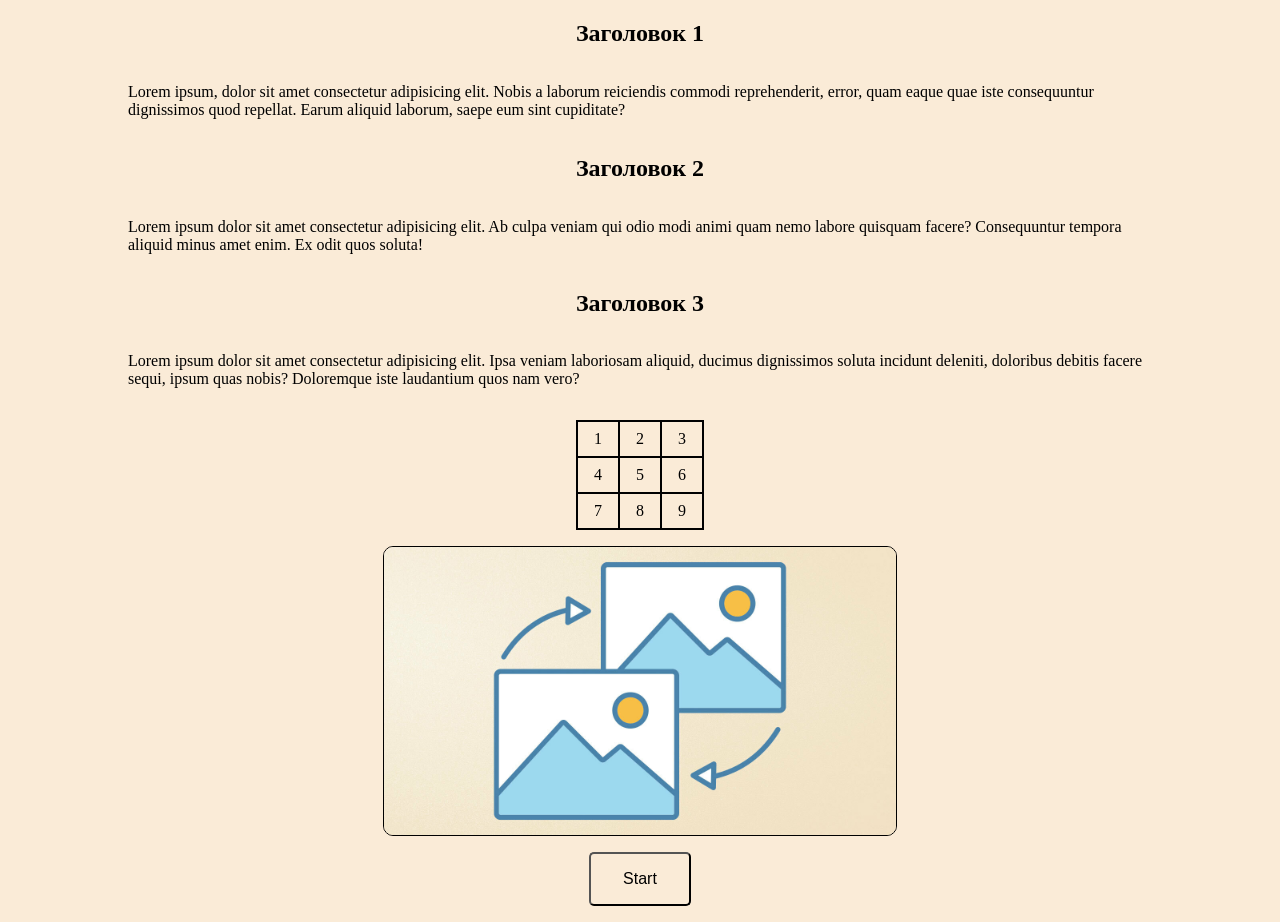
<file: LR2/index.html>
<!DOCTYPE html>
<html lang="en">
  <head>
    <meta charset="UTF-8" />
    <meta name="viewport" content="width=device-width, initial-scale=1.0" />
    <title>ЛР2</title>
    <link rel="stylesheet" href="./style.css" />
  </head>
  <body>
    <div class="content_wrap">
      <h2 id="0">Заголовок 1</h2>
      <p id="6">
        Lorem ipsum, dolor sit amet consectetur adipisicing elit. Nobis a
        laborum reiciendis commodi reprehenderit, error, quam eaque quae iste
        consequuntur dignissimos quod repellat. Earum aliquid laborum, saepe eum
        sint cupiditate?
      </p>
      <h2 id="1">Заголовок 2</h2>
      <p id="7">
        Lorem ipsum dolor sit amet consectetur adipisicing elit. Ab culpa veniam
        qui odio modi animi quam nemo labore quisquam facere? Consequuntur
        tempora aliquid minus amet enim. Ex odit quos soluta!
      </p>
      <h2 id="2">Заголовок 3</h2>
      <p id="8">
        Lorem ipsum dolor sit amet consectetur adipisicing elit. Ipsa veniam
        laboriosam aliquid, ducimus dignissimos soluta incidunt deleniti,
        doloribus debitis facere sequi, ipsum quas nobis? Doloremque iste
        laudantium quos nam vero?
      </p>
      <table>
        <tbody>
          <tr>
            <td>1</td>
            <td>2</td>
            <td>3</td>
          </tr>
          <tr>
            <td>4</td>
            <td>5</td>
            <td>6</td>
          </tr>
          <tr>
            <td>7</td>
            <td>8</td>
            <td>9</td>
          </tr>
        </tbody>
      </table>
      <img src="./img/1.jpeg" class="img" alt="" />
      <button id="change_btn">Start</button>
    </div>

    <script src="./script.js"></script>
  </body>
</html>
</file>
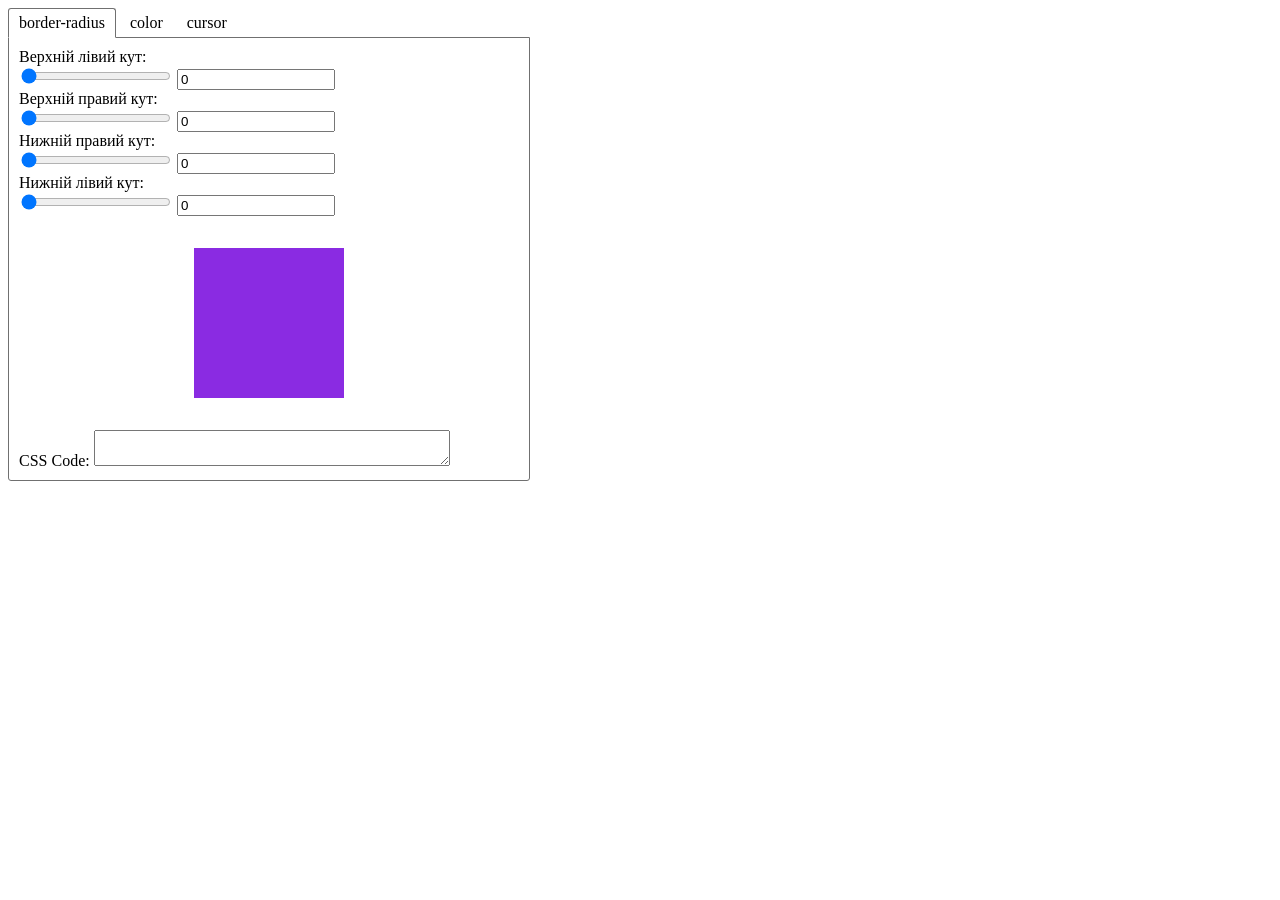
<file: LR3/index.html>
<!DOCTYPE html>
<html lang="en">
<head>
    <meta charset="UTF-8">
    <meta name="viewport" content="width=device-width, initial-scale=1.0">
    <title>CSS Generator</title>
    <link rel="stylesheet" href="./style.css">
</head>
<body>
    <div id="tabs">
        <div class="tab whiteborder">border-radius</div>
        <div class="tab">color</div>
        <div class="tab">cursor</div>
        <div class="tabContent">
            <div>
                <div>Верхній лівий кут:</div>
                <input type="range" id="rtl" min="0" max="100" value="0" oninput="generate()">
                <input id="ttl" type="number" value="0" oninput="change()">
            </div>
            <div>
                <div>Верхній правий кут:</div>
                <input type="range" id="rtr" min="0" max="100" value="0" oninput="generate()">
                <input id="ttr" type="number" value="0" oninput="change()">
            </div>
            <div>
                <div>Нижній правий кут:</div>
                <input type="range" id="rbr" min="0" max="100" value="0" oninput="generate()">
                <input id="tbr" type="number" value="0" oninput="change()">
            </div>
            <div>
                <div>Нижній лівий кут:</div>
                <input type="range" id="rbl" min="0" max="100" value="0" oninput="generate()">
                <input id="tbl" type="number" value="0" oninput="change()">
            </div>
            <div id="block"></div>
            <div>CSS Code:
                <textarea type="text" id="code" readonly></textarea>
            </div>
        </div>
        <div class="tabContent">
            <div>
                <div>Червоний</div>
                <input type="range" id="rRed" min="0" max="255" value="0" oninput="changeColor1()">
                <input id="tRed" type="number" value="0" oninput="changeColor2()">
            </div>
            <div>
                <div>Зелений</div>
                <input type="range" id="rGreen" min="0" max="255" value="0" oninput="changeColor1()">
                <input id="tGreen" type="number" value="0" oninput="changeColor2()">
            </div>
            <div>
                <div>Синій</div>
                <input type="range" id="rBlue" min="0" max="255" value="0" oninput="changeColor1()">
                <input id="tBlue" type="number" value="0" oninput="changeColor2()">
            </div>
            <div>
                <div>Прозорість</div>
                <input type="range" id="rOpacity" min="0" max="10" value="0" oninput="changeColor1()">
                <input id="tOpacity" type="number" value="0" oninput="changeColor2()">
            </div>
            <div>
                Колір тексту
                <input type="color" id="txtColor" oninput="changeColor1()">
            </div>
            <div id="block1">Lorem ipsum dolor sit amet consectetur adipisicing elit. At temporibus eos tempore nulla, inventore atque odit quo commodi, facilis, exercitationem aspernatur debitis sapiente illo dicta itaque autem ipsum vitae beatae?</div>
            <div>CSS Code:
                <textarea type="text" id="code1" readonly></textarea>
            </div>
        </div>
        <div class="tabContent">
            <div>Курсор
                <select name="" id="cursorType" onchange="changeCursor()">
                    <option value="auto" selected>auto</option>
                    <option value="pointer">pointer</option>
                    <option value="crosshair">crosshair</option>
                    <option value="zoom-in">zoom-in</option>
                    <option value="zoom-out">zoom-out</option>
                    <option value="none">none</option>
                </select>
            </div>
            <div id="block2"></div>
            <div>CSS Code:
                <textarea type="text" id="code2" readonly></textarea>
            </div>
        </div>
    </div>

    <script src="./script.js"></script>
</body>
</html>
</file>
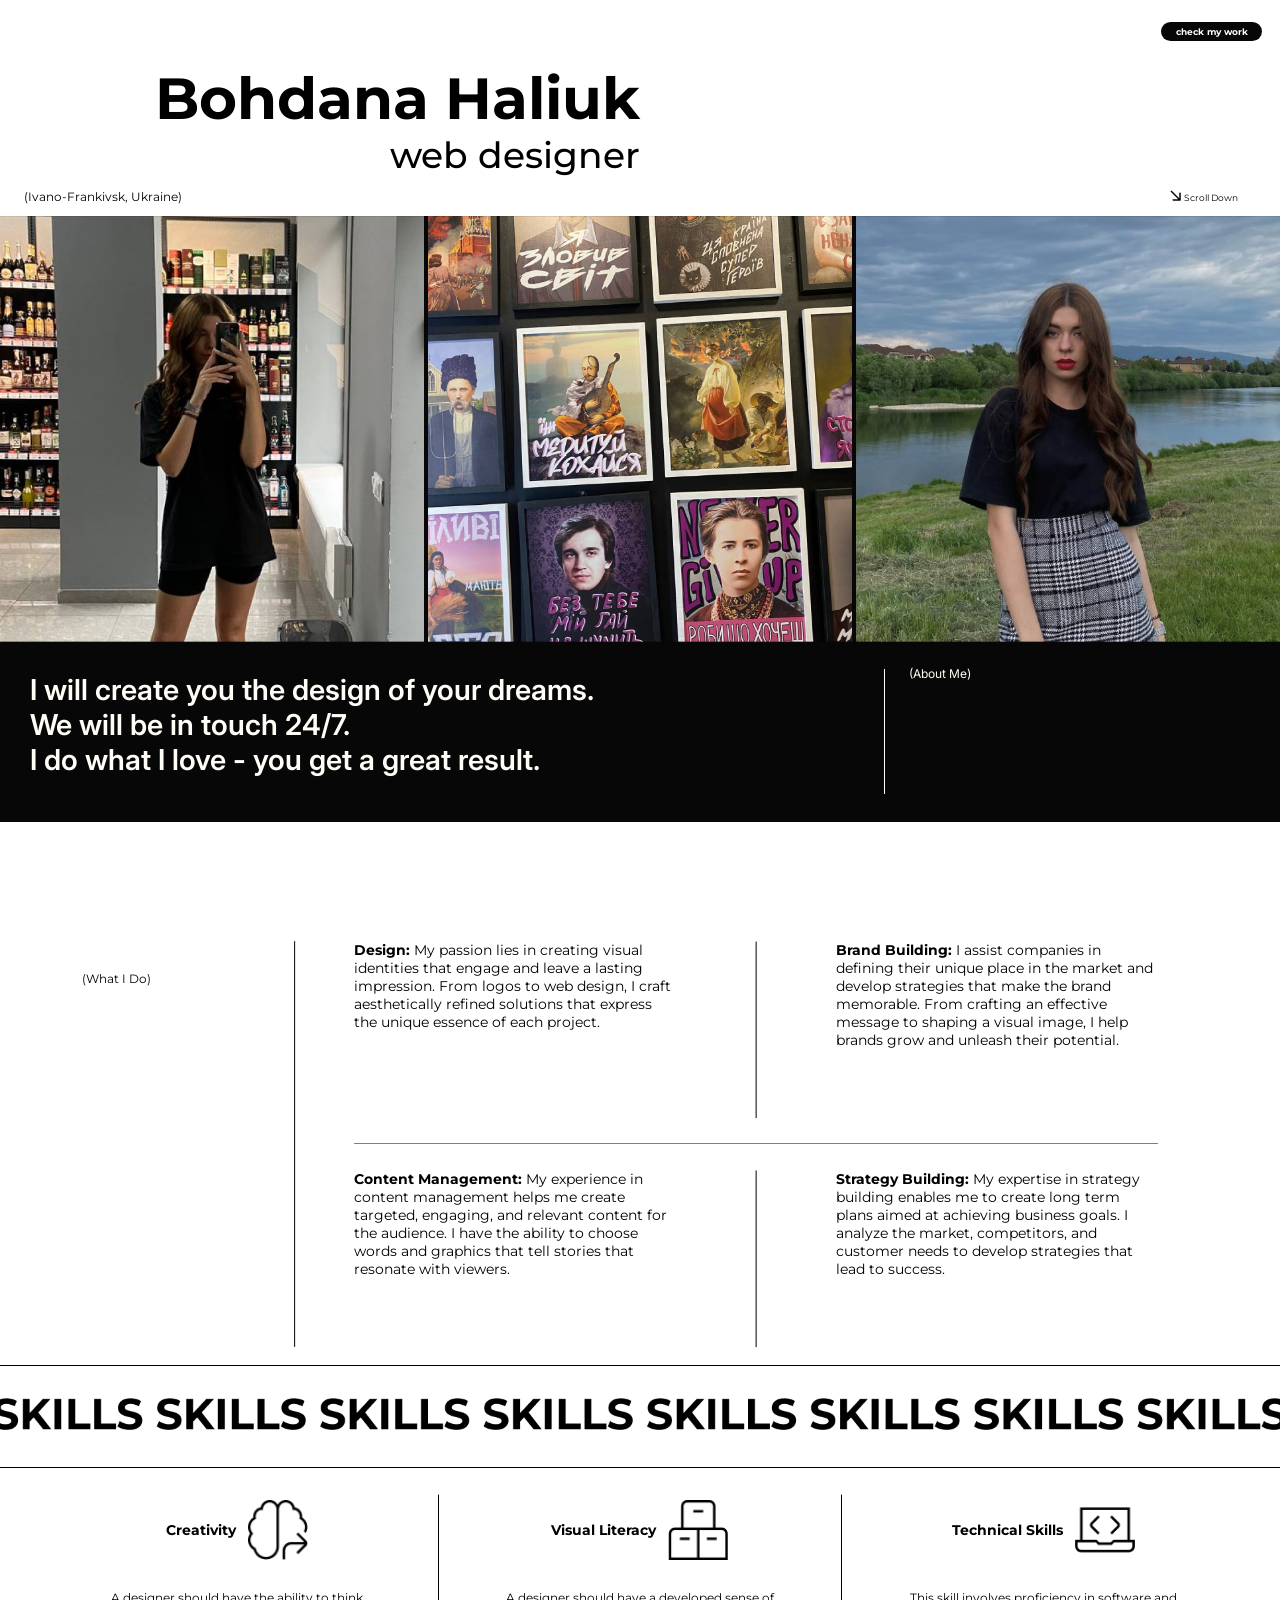
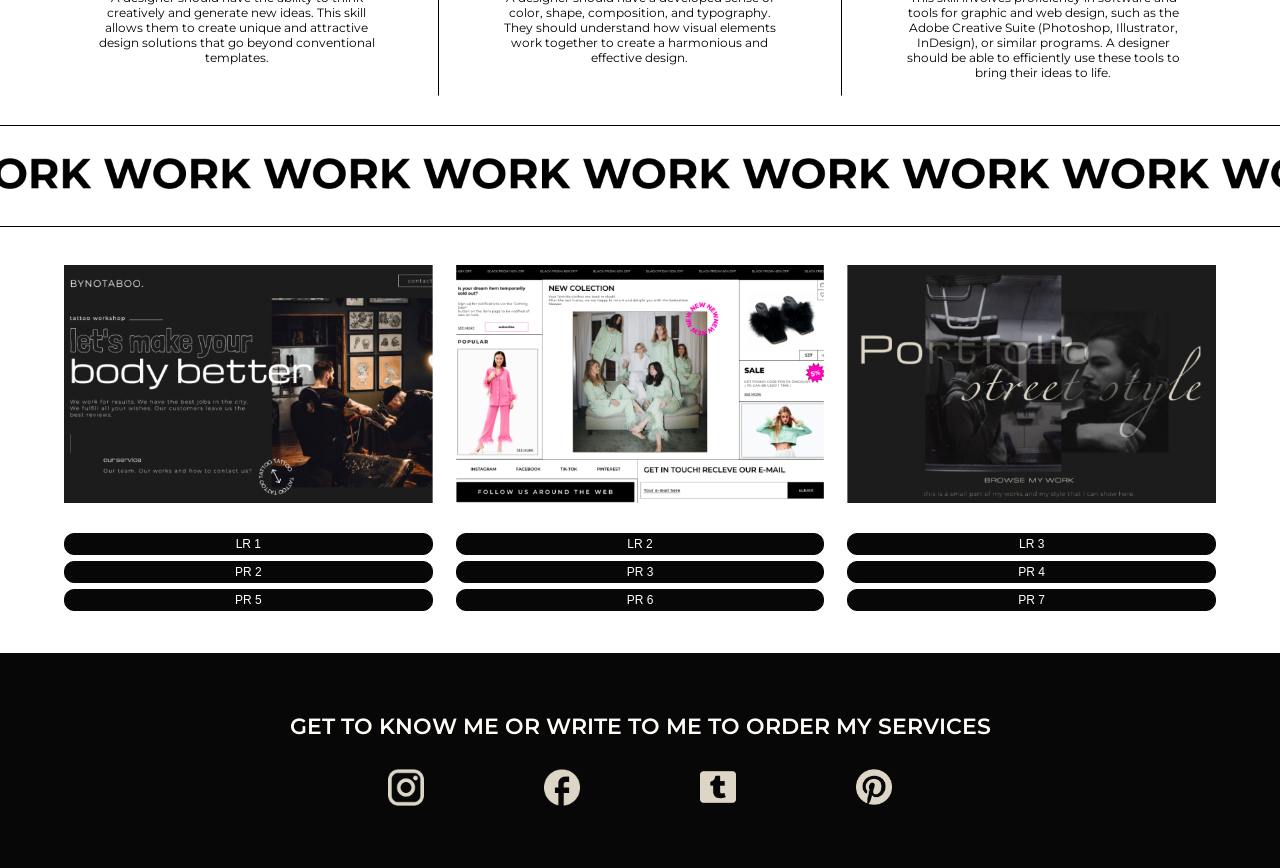
<file: portfolioB/index.html>
<!DOCTYPE html>
<html lang="en">
  <head>
    <meta charset="UTF-8" />
    <meta name="viewport" content="width=device-width, initial-scale=1.0" />
    <title>Document</title>
    <link
      href="https://fonts.googleapis.com/css2?family=Inter:wght@400;600&family=Montserrat:wght@400;500;600;700&display=swap"
      rel="stylesheet"
    />
    <link rel="stylesheet" href="./style.css" />
  </head>
  <body>
    <header>
      <a href="#work" class="check_btn">check my work</a>
    </header>
    <main>
      <section class="first_page">
        <div>
          <div class="title">Bohdana Haliuk</div>
          <div class="subtitle">web designer</div>
          <div class="bottom_row">
            <div class="location">(Ivano-Frankivsk, Ukraine)</div>
            <a href="#sp" class="scroll_btn">Scroll Down</a>
          </div>
        </div>
        <div class="photo_container">
          <img src="./img/Rectangle 1.png" alt="photo1">
          <img src="./img/Rectangle 2.png" alt="photo2">
          <img src="./img/Rectangle 3.png" alt="photo3">
        </div>
        <div class="about_me">
          <div class="about_me_text">
            I will create you the design of your dreams. <br />We will be in
            touch 24/7. <br />
            I do what I love - you get a great result.
          </div>
          <img src="./img/Line 1.png" class="v_line" alt="" />
          <div class="about_me_title">(About Me)</div>
        </div>
      </section>
      <section class="second_page" id="sp">
        <img src="./img/Line 7.png" class="line7" id="mobile_line" alt="" />
        <div class="container_pg2">
          <div class="what_i_do">(What I Do)</div>
          <img src="./img/Line 3.png" alt="" />
          <div class="wid_text_box">
            <div class="wid_tb_row_1">
              <div class="row_text">
                <span>Design:</span> My passion lies in creating visual
                identities that engage and leave a lasting impression. From
                logos to web design, I craft aesthetically refined solutions
                that express the unique essence of each project.
              </div>
              <img src="./img/Line 5.png" alt="" />
              <div class="row_text">
                <span>Brand Building:</span> I assist companies in defining
                their unique place in the market and develop strategies that
                make the brand memorable. From crafting an effective message to
                shaping a visual image, I help brands grow and unleash their
                potential.
              </div>
            </div>
            <img src="./img/Line 4.png" class="line4" alt="" />
            <div class="wid_tb_row_2">
              <div class="row_text">
                <span>Content Management:</span> My experience in content
                management helps me create targeted, engaging, and relevant
                content for the audience. I have the ability to choose words and
                graphics that tell stories that resonate with viewers.
              </div>
              <img src="./img/Line 5.png" alt="" />
              <div class="row_text">
                <span>Strategy Building:</span> My expertise in strategy
                building enables me to create long term plans aimed at achieving
                business goals. I analyze the market, competitors, and customer
                needs to develop strategies that lead to success.
              </div>
            </div>
          </div>
        </div>
        <img src="./img/Line 7.png" class="line7" alt="" />
      </section>
      <section class="third_page">
        <img src="./img/skills.png" alt="" class="word_line">
        <img src="./img/Line 7.png" class="line7" alt="" />
        <div class="container_pg3">
          <div class="card">
            <div class="card_title" id="ct1">Creativity</div>
            <div class="card_text">
              A designer should have the ability to think creatively and
              generate new ideas. This skill allows them to create unique and
              attractive design solutions that go beyond conventional templates.
            </div>
          </div>
          <img src="./img/Line 10.png" alt="" />
          <div class="card">
            <div class="card_title" id="ct2">Visual Literacy</div>
            <div class="card_text">
              A designer should have a developed sense of color, shape,
              composition, and typography. They should understand how visual
              elements work together to create a harmonious and effective
              design.
            </div>
          </div>
          <img src="./img/Line 10.png" alt="" />
          <div class="card">
            <div class="card_title" id="ct3">Technical Skills</div>
            <div class="card_text">
              This skill involves proficiency in software and tools for graphic
              and web design, such as the Adobe Creative Suite (Photoshop,
              Illustrator, InDesign), or similar programs. A designer should be
              able to efficiently use these tools to bring their ideas to life.
            </div>
          </div>
        </div>
        <img src="./img/Line 7.png" class="line7" alt="" />
      </section>
      <section class="last_page">
        <img src="./img/work.png" alt="" class="word_line">
        <img src="./img/Line 7.png" class="line7" alt="" />
        <div class="container_pg4" id="work">
          <div>
            <img src="./img/Rectangle 4.png" alt="" />
            <img src="./img/Rectangle 5.png" alt="" />
            <img src="./img/Rectangle 6.png" alt="" />
          </div>
          <div class="work_list_box">
            <div class="work_list_row">
              <div class="list_box">
                <button class="list_btn" id="list_btn1">LR 1</button>
                <div class="task_menu active">
                  <ul>
                    <li><a href="https://bogdanahliuk.github.io/LR1/1.html">Task 1.1</a></li>
                    <li><a href="https://bogdanahliuk.github.io/LR1/2.html">Task 1.2</a></li>
                    <li><a href="https://bogdanahliuk.github.io/LR1/3.html">Task 1.3</a></li>
                    <li><a href="https://bogdanahliuk.github.io/LR1/4.html">Task 1.4</a></li>
                    <li><a href="https://bogdanahliuk.github.io/LR1/5.html">Task 1.5</a></li>
                    <li><a href="https://bogdanahliuk.github.io/LR1/6.html">Task 1.6</a></li>
                    <li><a href="https://bogdanahliuk.github.io/LR1/7.html">Task 1.7</a></li>
                    <li><a href="https://bogdanahliuk.github.io/LR1/8.html">Task 1.8</a></li>
                  </ul>
                </div>
              </div>
              <div class="list_box">
                <button class="list_btn" id="list_btn2">LR 2</button>
                <div class="task_menu active">
                  <ul>
                    <li><a href="https://bogdanahliuk.github.io/LR2/index.html">Task 2.1</a></li>
                  </ul>
                </div>
              </div>
              <div class="list_box">
                <button class="list_btn" id="list_btn3">LR 3</button>
                <div class="task_menu active">
                  <ul>
                    <li><a href="https://bogdanahliuk.github.io/LR3/index.html">Task 3.1</a></li>
                  </ul>
                </div>
              </div>
            </div>
            <div class="work_list_row">
              <div class="list_box">
                <button class="list_btn" id="list_btn4">PR 2</button>
                <div class="task_menu active">
                  <ul>
                    <li><a href="https://bogdanahliuk.github.io/PR2/1.html">Task 2.1</a></li>
                    <li><a href="https://bogdanahliuk.github.io/PR2/2.html">Task 2.2</a></li>
                    <li><a href="https://bogdanahliuk.github.io/PR2/3.html">Task 2.3</a></li>
                    <li><a href="https://bogdanahliuk.github.io/PR2/4.html">Task 2.4</a></li>
                  </ul>
                </div>
              </div>
              <div class="list_box">
                <button class="list_btn" id="list_btn5">PR 3</button>
                <div class="task_menu active">
                  <ul>
                    <li><a href="https://bogdanahliuk.github.io/PR3/index.html">Task 3.1</a></li>
                    
                  </ul>
                </div>
              </div>
              <div class="list_box">
                <button class="list_btn" id="list_btn6">PR 4</button>
                <div class="task_menu active">
                  <ul>
                    <li><a href="https://bogdanahliuk.github.io/PR4/index.html">Task 4.1</a></li>
                  </ul>
                </div>
              </div>
            </div>
            <div class="work_list_row">
              <div class="list_box">
                <button class="list_btn" id="list_btn7">PR 5</button>
                <div class="task_menu active">
                  <ul>
                    <li><a href="https://bogdanahliuk.github.io/PR5/index.html">Task 5.1</a></li>
                  </ul>
                </div>
              </div>
              <div class="list_box">
                <button class="list_btn" id="list_btn8">PR 6</button>
                <div class="task_menu active">
                  <ul>
                    <li><a href="https://bogdanahliuk.github.io/PR_6/index.html">Task 6.1</a></li>
                    
                  </ul>
                </div>
              </div>
              <div class="list_box">
                <button class="list_btn" id="list_btn9">PR 7</button>
                <div class="task_menu active">
                  <ul>
                    <li><a href="https://bogdanahliuk.github.io/PR7/index.html">Task 7.1</a></li>
                  </ul>
                </div>
              </div>
            </div>
          </div>
        </div>
      </section>
    </main>
    <footer>
      <div class="footer_title">
        Get to know me or write to me to order my services
      </div>
      <ul class="footer_list">
        <li>
          <a href="https://www.instagram.com/"
            ><img src="./img/Vector.png" alt=""
          /></a>
        </li>
        <li>
          <a href="https://www.facebook.com/"
            ><img src="./img/Vector-2.png" alt=""
          /></a>
        </li>
        <li>
          <a href="https://www.tumblr.com/"
            ><img src="./img/Vector-3.png" alt=""
          /></a>
        </li>
        <li>
          <a href="https://www.pinterest.com/"
            ><img src="./img/Vector-4.png" alt=""
          /></a>
        </li>
      </ul>
    </footer>
    <script src="./script.js"></script>
  </body>
</html>
</file>
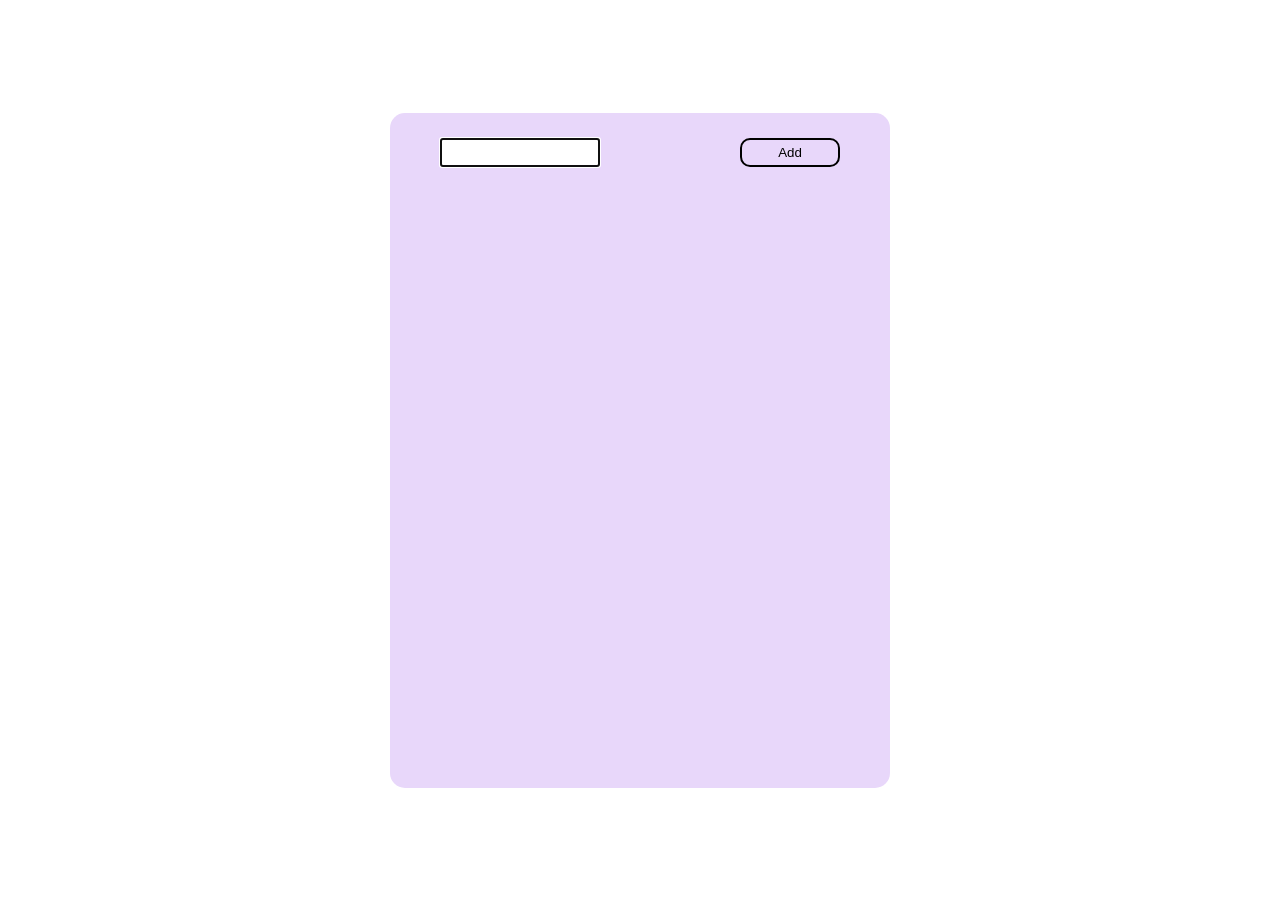
<file: PR3/index.html>
<!DOCTYPE html>
<html lang="en">
<head>
    <meta charset="UTF-8">
    <meta name="viewport" content="width=device-width, initial-scale=1.0">
    <title>Document</title>
    <link rel="stylesheet" href="./style.css">
</head>
<body>
    <div class="container">
        <div class="content_wrap">
            <input type="text" id="userInputData">
            <button class="add_btn" id="addBtn">Add</button>
        </div>
        <div class="content_wrap">
            <ul class="toDoList" id="toDoList">
                
            </ul>
        </div>
    </div>
    <script src="./script.js"></script>
</body>
</html>
</file>
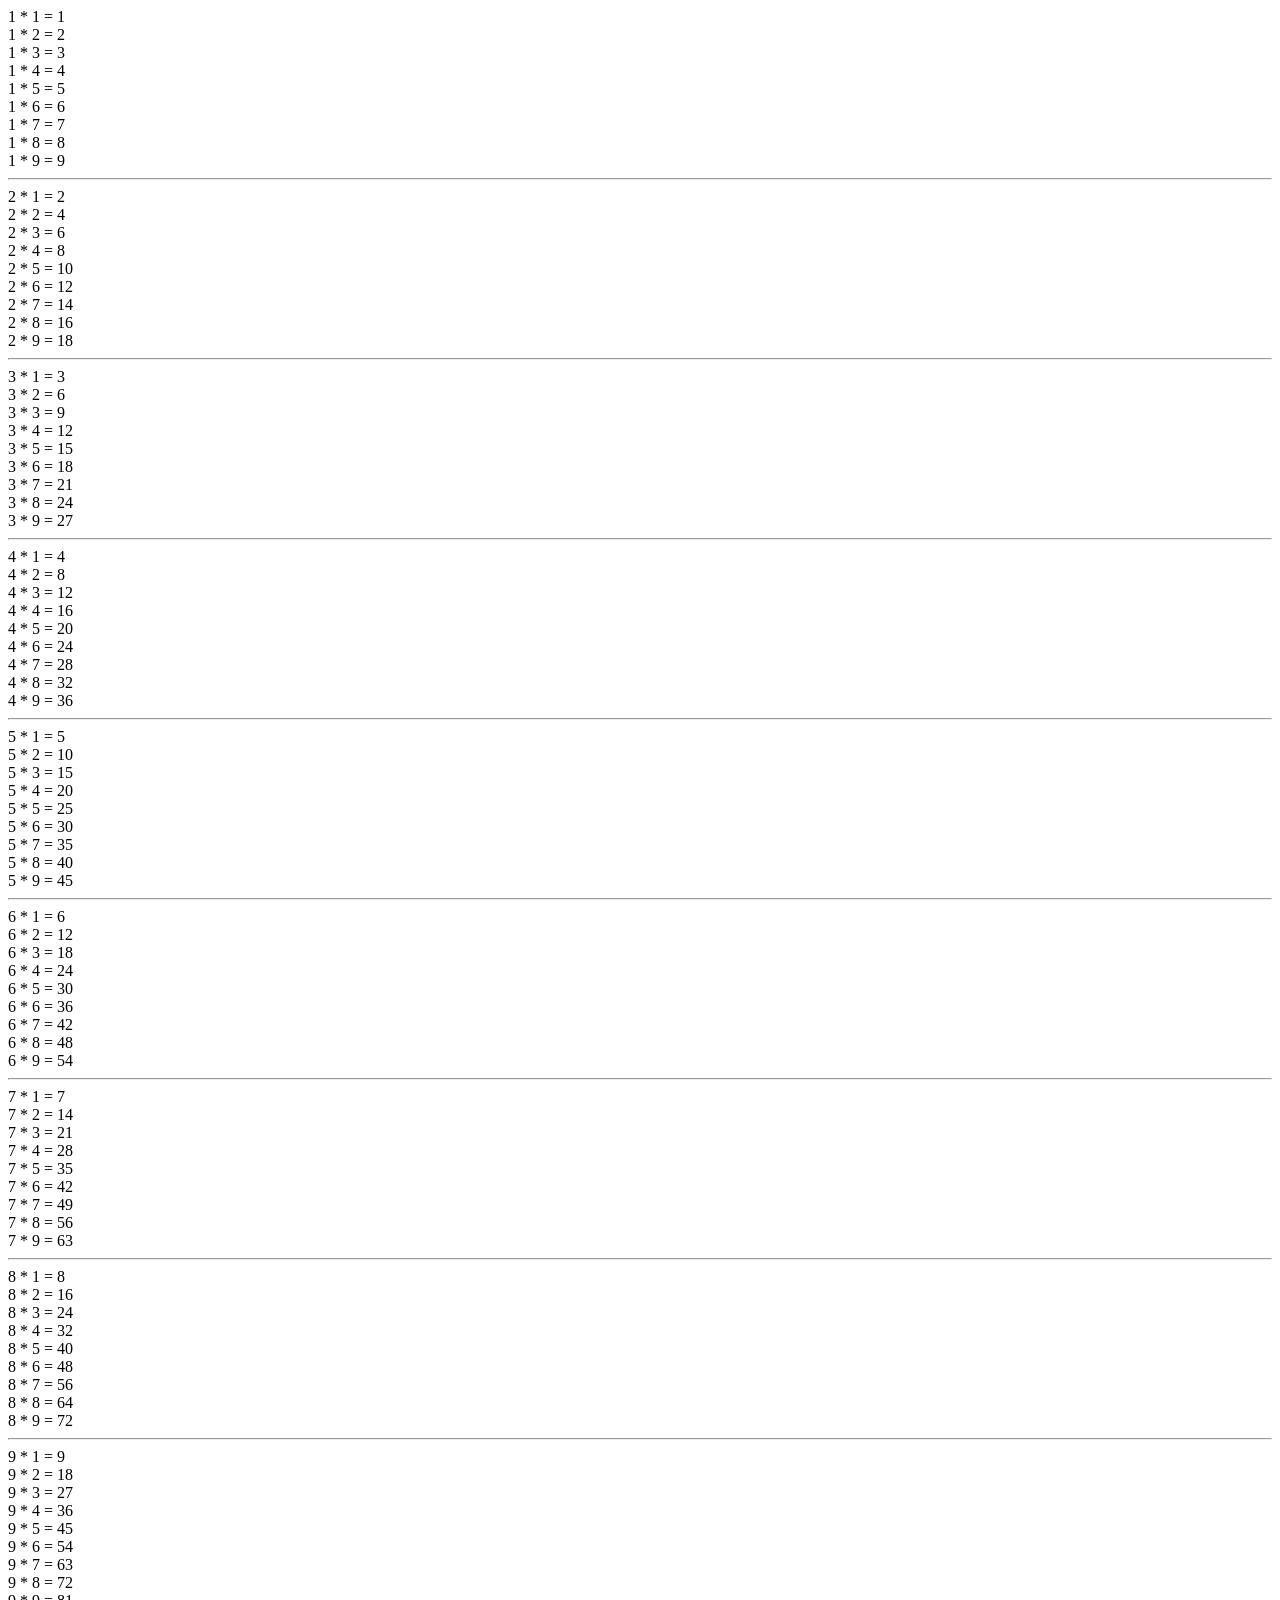
<file: LR1/7.html>
<!DOCTYPE html>
<html lang="en">
<head>
    <meta charset="UTF-8">
    <meta name="viewport" content="width=device-width, initial-scale=1.0">
    <title>Document</title>
</head>
<body>
    <script>
        for(let i = 1; i <= 9; i++){
            const div = document.createElement("div");
            for(let j = 1; j <= 9; j++){
                div.innerHTML += `${i} * ${j} = ${i * j} <br>`;
            }
            const hr = document.createElement("hr");
            document.body.appendChild(div);
            document.body.appendChild(hr);
        }
    </script>
</body>
</html>
</file>
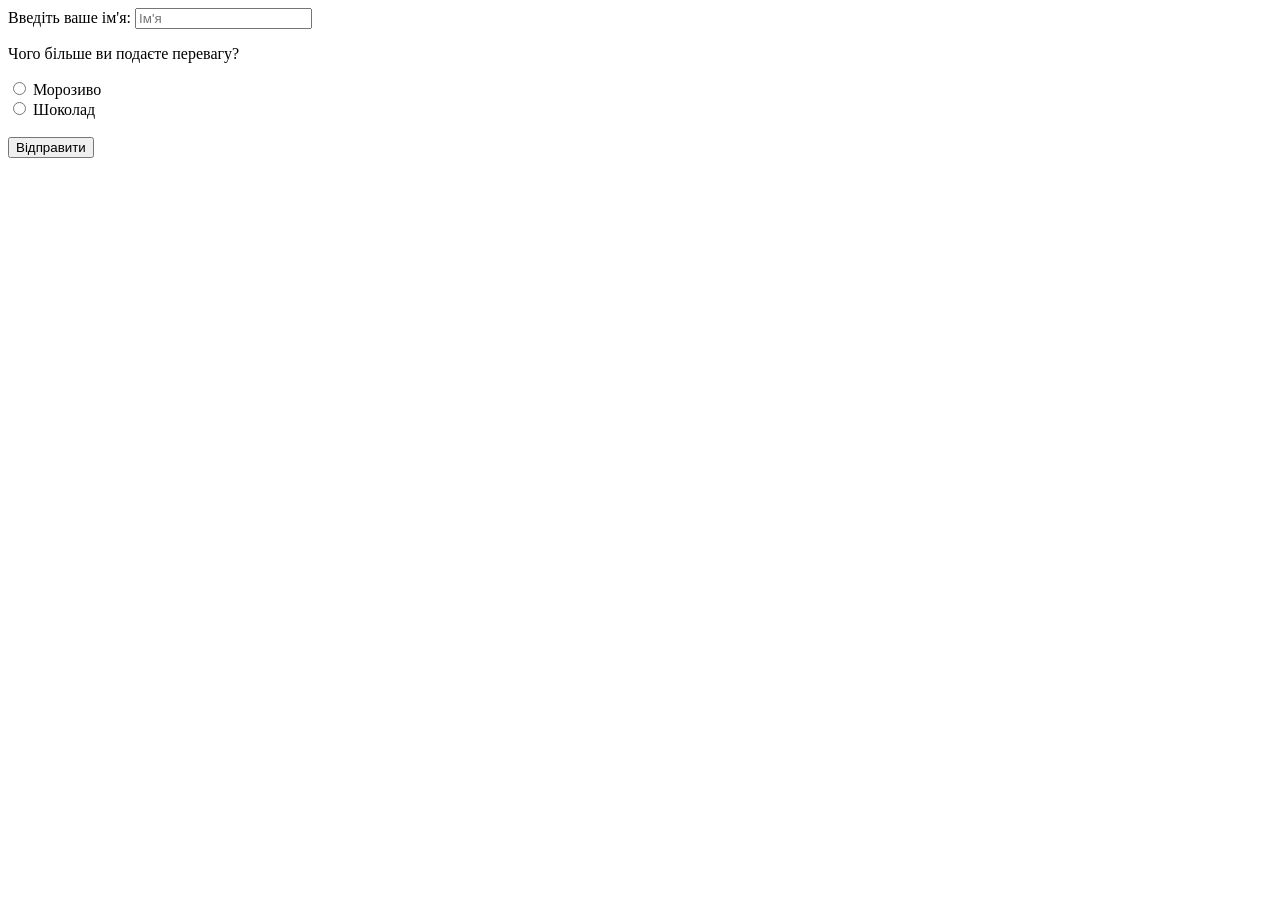
<file: LR1/8.html>
<!DOCTYPE html>
<html>
  <head>
    <title>Опитування</title>
  </head>
  <body>
    <form id="surveyForm">
      <label for="name">Введіть ваше ім'я:</label>
      <input
        type="text"
        id="name"
        name="name"
        onfocusout="lost_focus()"
        placeholder="Ім'я"
      />
      <br />

      <p>Чого більше ви подаєте перевагу?</p>
      <input
        type="radio"
        id="iceCream"
        name="preference"
        onchange="radio_checked()"
        value="Морозиво"
      />
      <label for="iceCream">Морозиво</label><br />
      <input
        type="radio"
        id="chocolate"
        name="preference"
        onchange="radio_checked()"
        value="Шоколад"
      />
      <label for="chocolate">Шоколад</label><br />
      <br />

      <button type="button" onclick="submitForm()">Відправити</button>
    </form>

    <script>
      function lost_focus() {
        console.log(document.getElementById("name").value);
      }

      function radio_checked() {
        console.log(
          document.querySelector('input[name="preference"]:checked').value
        );
      }

      function submitForm() {
        const name = document.getElementById("name").value;
        const preference = document.querySelector(
          'input[name="preference"]:checked'
        );
        if (!name || !preference) {
          alert("Будь ласка, заповніть всі поля опитування.");
          return;
        }
        const chosenPreference = preference.value;
        alert(
          `Дякуємо, ${name}, за вашу участь в опитуванні. Ви обрали ${chosenPreference}.`
        );
      }
    </script>
  </body>
</html>
</file>
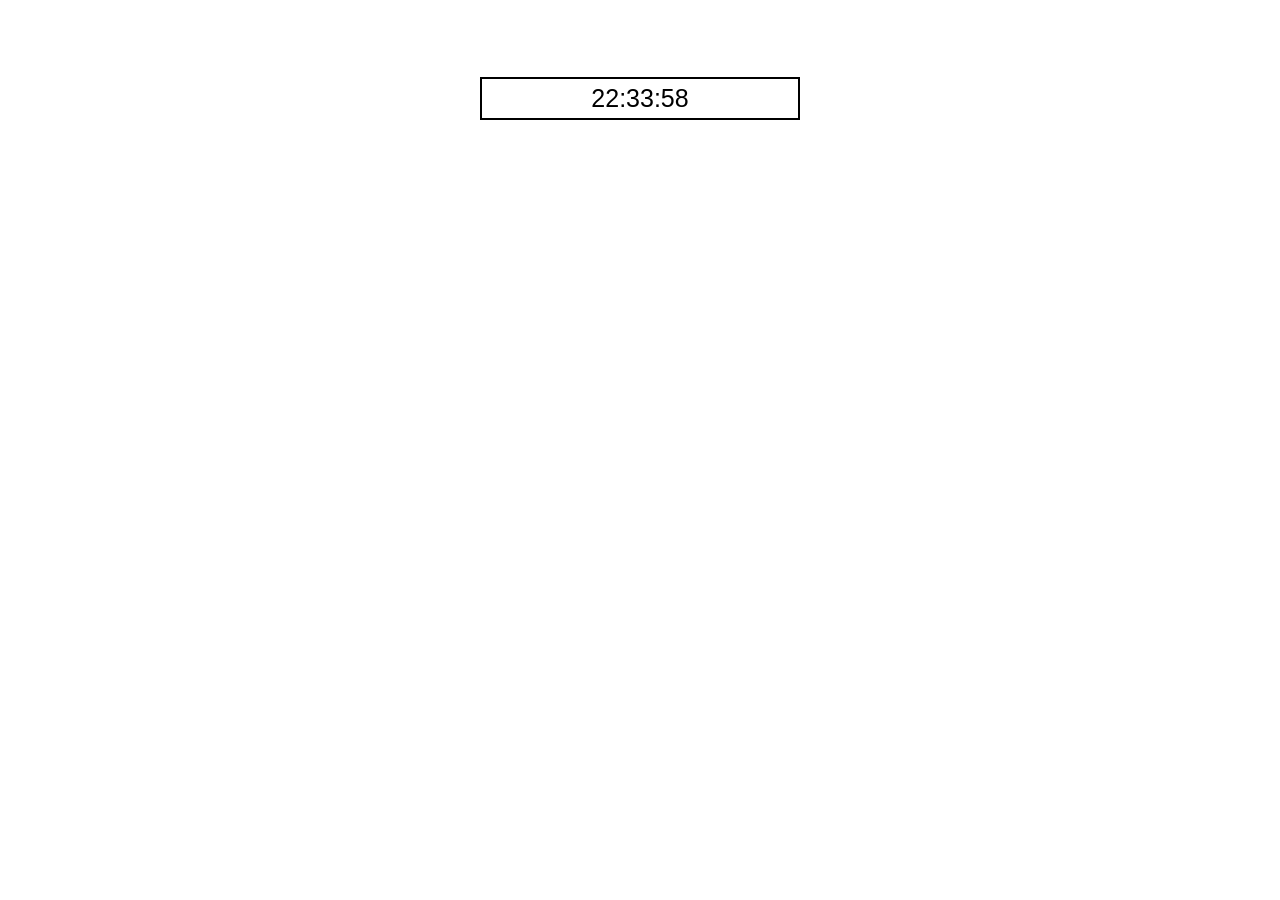
<file: PR2/1.html>
<!DOCTYPE html>
<html>
  <head>
    <title>1</title>
    <style>
        body{
            display: flex;
            justify-content: center;
            height: 20vh;
            align-items: center;
        }
        input{
            size: 10;
            text-align: center;
            font-size: 25px;
            background-color: transparent;
            border: 2px solid black;
            padding: 5px 0;
        }
    </style>
  </head>
  <body>
    <input type="text" id="chas">

    <script>
      function setTime() {
        const time = new Date();
        let h = time.getHours();
        let min = time.getMinutes();
        let sec = time.getSeconds();

        if (h < 10) {
          h = "0" + h;
        }if (min < 10) {
          min = "0" + min;
        }if (sec < 10) {
          sec = "0" + sec;
        }
        document.getElementById("chas").value = h + ":" + min + ":" + sec;
        setTimeout(setTime, 1000);
      }
      setTime();
    </script>
  </body>
</html>
</file>
<file: LR2/style.css>
body{
    padding: 0;
    margin: 0;
    background-color: antiquewhite;
}

.content_wrap{
    width: 80%;
    margin: 0 auto;
    display: flex;
    flex-direction: column;
    align-items: center;
    justify-content: center;
}

table{
    border-collapse: collapse;
    margin: 1rem 0;
}

td{
    border: 2px solid black;
    padding: .5rem 1rem;
}



.img{
    width: 50%;
    border: 1px solid black;
    border-radius: 10px;
}


button{
    margin: 1rem;
    padding: 1rem 2rem;
    font-size: 1rem;
    border-radius: 5px;
    background-color:antiquewhite;
}
</file>
<file: LR3/style.css>
#tabs .tab{
    display: inline-block;
    padding: 5px 10px;
    cursor: pointer;
    position: relative;
    z-index: 5;
}

#tabs .tabContent{
    width: 500px;
    min-height: 100px;
    border: 1px solid #707070;
    position: relative;
    top: -1px;
    z-index: 1;
    padding: 10px;
    border-radius: 0px 0px 3px 3px;
}

#tabs .whiteborder{
    border: 1px solid #707070;
    border-bottom: 1px solid #fff;
    border-radius: 3px 3px 0px 0px;
}

#tabs .hide{
    display: none;
}

#tabs .show{
    display: block;
}

#block{
    width: 150px;
    height: 150px;
    background-color:blueviolet;
    margin: 2rem auto;
}

#block1{
    width: 150px;
    height: 150px;
    background-color: blueviolet;
    margin: 2rem auto;
    overflow: hidden;
}

#block2{
    width: 150px;
    height: 150px;
    background-color: blueviolet;
    margin: 2rem auto;
}

textarea{
    width: 70%;
    height: 30px;
}

input{
    width: 30%;
}

select{
    width: 30%;
}
</file>
<file: portfolioB/style.css>
html {
  font-size: 6px;
  font-family: Montserrat;
  font-weight: 400;
  scroll-behavior: smooth;
}

body {
  width: 100%;
}

* {
  box-sizing: border-box;
  margin: 0;
  padding: 0;
}

a {
  text-decoration: none;
  color: #fffdf5;
}

header {
  height: 7vh;
  padding: 0 3rem;
  display: flex;
  justify-content: end;
  align-items: center;
}

.first_page {
  height: 92vh;
}

.check_btn {
  border-radius: 15px;
  padding: 0.7rem 2.4rem;
  background-color: #070707;
  font-weight: 700;
  font-size: 1.5rem;
}

.title {
  width: 50%;
  text-align: end;
  font-size: 9.6rem;
  font-weight: 700;
}

.subtitle {
  width: 50%;
  font-size: 6rem;
  font-weight: 500;
  text-align: end;
}

.bottom_row {
  padding: 2rem 4rem;
  font-size: 2rem;
  display: flex;
  justify-content: space-between;
  align-items: center;
}

a.scroll_btn {
  font-size: 1.5rem;
  color: black;
  margin-right: 3rem;
}

a.scroll_btn::before {
  content: url(./img/Arrow\ 1.png);
  margin-right: 3px;
}

.photo_container {
  width: 100%;
  display: flex;
  justify-content: space-between;
  max-height: 55vh;
  overflow: hidden;
  background-color: #070707;
}

.photo_container img {
  width: 33.1%;
  min-width: 250px;
  /* margin: 4.5rem 0; */
}

/* #img2{
  width: 33.5%;
} */

.about_me {
  display: flex;
  padding: 2rem 5rem;
  background-color: #070707;
  color: #fffdf5;
  height: 20vh;
}

.about_me_text {
  font-size: 4.8rem;
  width: 70%;
  font-family: Inter;
  font-weight: 600;
  padding: 3rem 0;
}

.about_me_title {
  font-size: 2rem;
  font-family: Inter;
  width: 20%;
  padding-left: 4rem;
  padding-top: 2rem;
}

.v_line {
  height: 80%;
  margin: auto 0;
}

.container_pg2 {
  display: flex;
  padding: 2rem 5%;
  height: fit-content;
  margin-top: 5rem;
}

.wid_text_box {
  width: 70%;
  margin: 0 5%;
}

.wid_text_box > div {
  display: flex;
  justify-content: space-between;
}

.row_text {
  width: 40%;
  font-size: 2.4rem;
}

.line4 {
  width: 100%;
  margin: 4rem 0;
}

.what_i_do {
  width: 20%;
  font-size: 2rem;
  padding: 5rem 0 0 3rem;
}

.line3 {
  height: 70%;
}

.row_text > span {
  font-weight: 700;
}

.line7 {
  width: 100%;
  height: 1px;
}

#mobile_line {
  opacity: 0;
}

.word_line {
  width: 100%;
  margin: 5rem 0;
  overflow: hidden;
}

.container_pg3 {
  display: flex;
  justify-content: space-between;
  padding: 4rem 5%;
}
.card {
  width: 30%;
  text-align: center;
  padding: 1rem 5rem;
}
.card_title {
  font-size: 2.4rem;
  font-weight: 700;
  margin-bottom: 5rem;
  display: flex;
  align-items: center;
  justify-content: center;
}
.card_text {
  font-size: 2rem;
}

#ct1::after {
  background-image: url("./img/creative_icon.png");
  background-size: 60px 60px;
  display: inline-block;
  width: 60px;
  height: 60px;
  content: "";
  margin-left: 2rem;
}

#ct2::after {
  background-image: url("./img/visual_icon.png");
  background-size: 60px 60px;
  display: inline-block;
  width: 60px;
  height: 60px;
  content: "";
  margin-left: 2rem;
}

#ct3::after {
  background-image: url("./img/technical_icon.png");
  background-size: 60px 60px;
  display: inline-block;
  width: 60px;
  height: 60px;
  content: "";
  margin-left: 2rem;
}

.container_pg4 {
  padding: 6rem 5%;
}

.container_pg4 > div {
  width: 100%;
  display: flex;
  justify-content: space-between;
}

.container_pg4 img {
  width: 32%;
}

footer {
  background-color: #070707;
  padding: 10rem 20rem;
  color: #fffdf5;
}

.footer_title {
  font-size: 3.6rem;
  font-weight: 600;
  text-transform: uppercase;
  text-align: center;
}

.footer_list {
  list-style-type: none;
  display: flex;
  width: 60%;
  justify-content: space-around;
  align-items: center;
  margin: 0 auto;
  padding: 5rem 0 0 0;
}

.footer_list img {
  width: 6rem;
  transition: all 0.3s linear;
}

.footer_list img:hover {
  width: 7rem;
}

.work_list_box {
  margin-top: 5rem;
  display: flex;
  width: 100%;
  flex-direction: column;
}

.work_list_row{
  width: 100%;
  display: flex;
  justify-content: space-between;
  margin-bottom: 1rem;
}

.hide {
  display: none;
}

.hide-menu {
  position: absolute;
  left: -9999px;
}

.portfolio_text > .list_box:not(:last-child) {
  margin-bottom: 1rem;
}

.list_box {
  width: 32%;
}

.list_btn {
  background-color: #070707;
  width: 100%;
  font-size: 2rem;
  text-align: center;
  padding: 0.5rem 0;
  border: 1px solid #070707;
  border-radius: 10px;
  color: white;
}

.task_menu {
  background-color: #070707;
  width: 100%;
  border: 1px solid #070707;
  font-size: 2rem;
  color: white;
  border-top: none;
  display: none;
}
.task_menu > ul {
  list-style-type: none;
  width: 100%;
  text-align: center;
}

.task_menu a {
  display: block;
  color: white;
  width: 100%;
  padding: 0.5rem 0;
}

.open .list_btn {
  border-bottom: none;
  border-bottom-left-radius: 0px;
  border-bottom-right-radius: 0px;
}

.open .task_menu {
  display: block;
  border-bottom-left-radius: 10px;
  border-bottom-right-radius: 10px;
}

.task_menu li:hover {
  background-color: white;
  color: #070707;
}

@media screen and (min-width: 1500px) {
  html {
    font-size: 7px;
  }
  header {
    height: 8vh;
  }
}

@media screen and (max-width: 1024px) {
  html {
    font-size: 5px;
  }
}

@media screen and (max-width: 1024px) {
  html {
    font-size: 5px;
  }

  .title {
    width: 60%;
    font-size: 9rem;
  }

  .subtitle {
    width: 70%;
    font-size: 6.5rem;
  }

  .location {
    font-size: 3.5rem;
  }

  a.scroll_btn {
    font-size: 3.5rem;
  }

  .photo_container img {
    min-width: 0;
  }

  header {
    height: 10vh;
  }

  .check_btn {
    font-size: 3rem;
    padding: 1rem 2.5rem;
  }

  .first_page {
    height: 90vh;
    display: flex;
    flex-direction: column;
    justify-content: space-between;
  }

  .first_page > div:first-child {
    height: 15%;
    display: flex;
    flex-direction: column;
    justify-content: space-between;
  }

  .wid_text_box > div {
    flex-direction: column;
  }

  .wid_text_box > div > img {
    height: 1px;
    margin: 4rem 0;
  }

  .row_text {
    width: 100%;
    margin: 0 auto;
    font-size: 4rem;
  }

  .container_pg2 {
    margin: 5rem 0;
  }

  #mobile_line {
    opacity: 1;
    margin-top: 5rem;
  }

  .what_i_do {
    padding: 0;
    margin: auto 0;
    font-size: 4rem;
  }

  .container_pg3 {
    flex-direction: column;
  }

  .container_pg3 > img {
    height: 1px;
    margin: 3rem 0;
  }

  .card {
    width: 100%;
  }

  .card_text {
    font-size: 4rem;
  }

  .card_title {
    font-size: 4.4rem;
  }

  .line7 {
    width: 90%;
    margin: 0 5%;
  }

  .container_pg4 div {
    flex-direction: column;
  }

  .container_pg4 img {
    width: 100%;
    margin: 2rem 0;
  }

  .list_box{
    width: 100%;
  }

  .list_box:not(:last-child){
    margin-bottom: 1rem;
  }

  .list_btn{
    font-size: 4rem;
  }

  .task_menu{
    font-size: 4rem;
  }


}

@media screen and (max-width: 435px) {
  html {
    font-size: 4px;
  }
  .about_me_title {
    font-size: 2.5rem;
  }

  .title {
    font-size: 7rem;
    width: 70%;
  }

  .subtitle {
    width: 75%;
    font-size: 5.5rem;
  }

  header {
    height: 10vh;
  }

  .check_btn {
    font-size: 2.5rem;
    padding: 1rem 2.5rem;
  }

  .bottom_row {
    font-size: 3rem;
  }

  a.scroll_btn {
    font-size: 3rem;
  }

  .about_me_text {
    font-size: 4rem;
  }

  .first_page {
    height: 90vh;
  }

  .photo_container img {
    min-width: unset;
    width: 38%;
  }

  .first_page > div:first-child {
    height: 15%;
    display: flex;
    flex-direction: column;
    justify-content: space-between;
  }

  .about_me {
    height: 20%;
  }

  .photo_container {
    flex-direction: column;
    align-items: center;
    justify-content: space-around;
    max-height: unset;
    height: 65%;
    background-color: unset;
  }

  #mobile_line {
    margin: 5rem 5%;
    margin-bottom: 0;
  }

  .row_text {
    font-size: 3.5rem;
  }

  .what_i_do {
    font-size: 3rem;
  }

  .card_text {
    font-size: 3rem;
  }

  .card_title {
    font-size: 3.5rem;
  }

  #ct1::after,
  #ct2::after,
  #ct3::after {
    width: 40px;
    height: 40px;
    margin-left: 1rem;
    background-size: 40px 40px;
  }


  .list_btn{
    font-size: 3rem;
  }

  .task_menu{
    font-size: 3rem;
  }
}

@media screen and (max-width: 385px) {
  html {
    font-size: 3px;
  }
  .title {
    font-size: 7rem;
  }

  .subtitle {
    font-size: 5.5rem;
  }

  .photo_container img {
    width: 33%;
  }

  .about_me_text {
    font-size: 3.5rem;
  }

  #ct1::after,
  #ct2::after,
  #ct3::after {
    width: 30px;
    height: 30px;
    margin-left: 1rem;
    background-size: 30px 30px;
  }
}
</file>
<file: PR3/style.css>
html{
    font-size: 10px;
    color: black;
}

*{
    margin: 0;
    padding: 0;
    box-sizing: border-box;
}

body{
    height: 100vh;
    display: flex;
    justify-content: center;
    align-items: center;
}

.container{
    width: 500px;
    height: 75%;
    background-color: rgb(232, 215, 250);
    border-radius: 15px;
}

.content_wrap {
    padding: 5% 10%;
    display: flex;
    justify-content: space-between;
}
button {
    display: block;
    background-color: transparent;
    border: 2px solid black;
    border-radius: 10px;
    padding: .5rem;
    width: 25%;
}

input{
    width: 40%;
}

.toDoList{
    width: 100%;
    /* list-style-type: none; */
    font-size: 2rem;
}

.toDoList li{
    width: 100%;
    padding-bottom:.5rem ;
    border-bottom: 2px solid black;
    margin: 1rem 0;
    display: flex;
    justify-content: space-between;
    align-items: center;
} 

.toDoList span{
    width: 75%;
    word-wrap: break-word;
    display: flex;
    justify-content: space-between;
}

.hidden{
    display: none;
}
</file>
